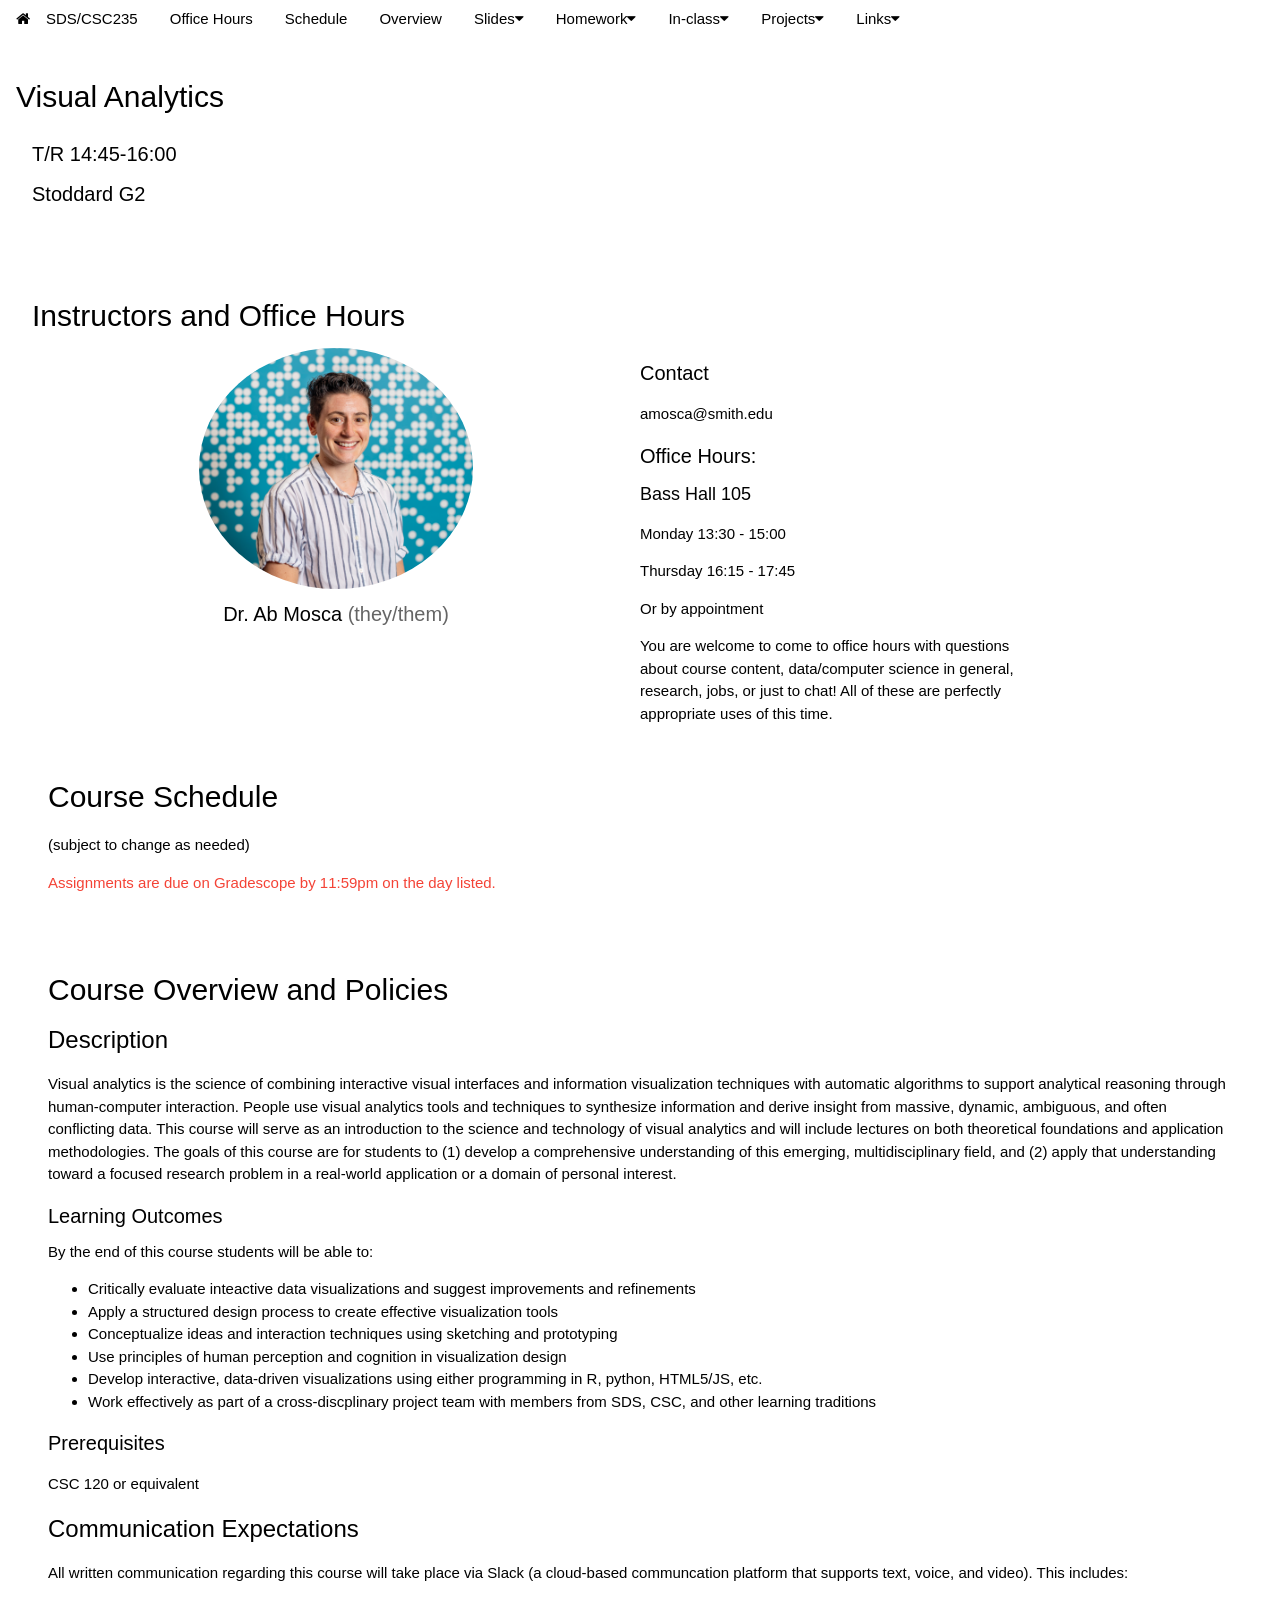
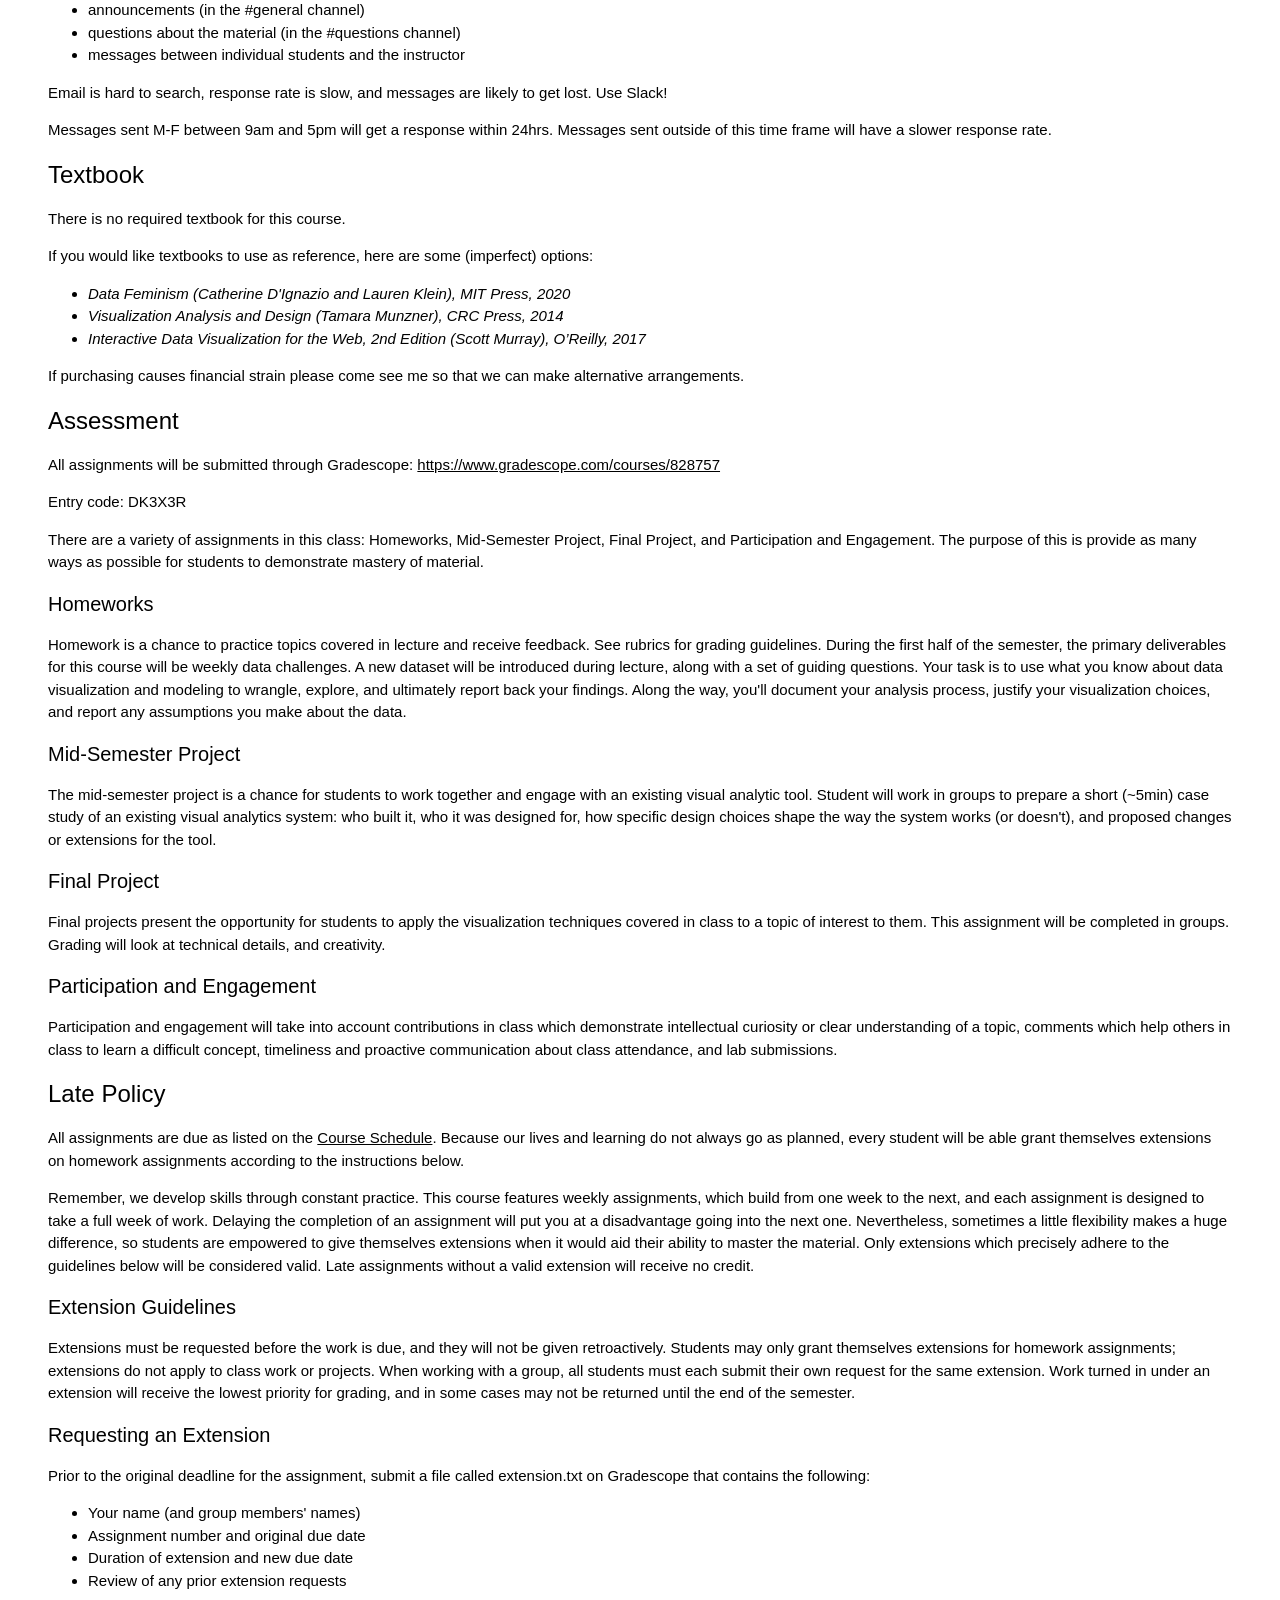
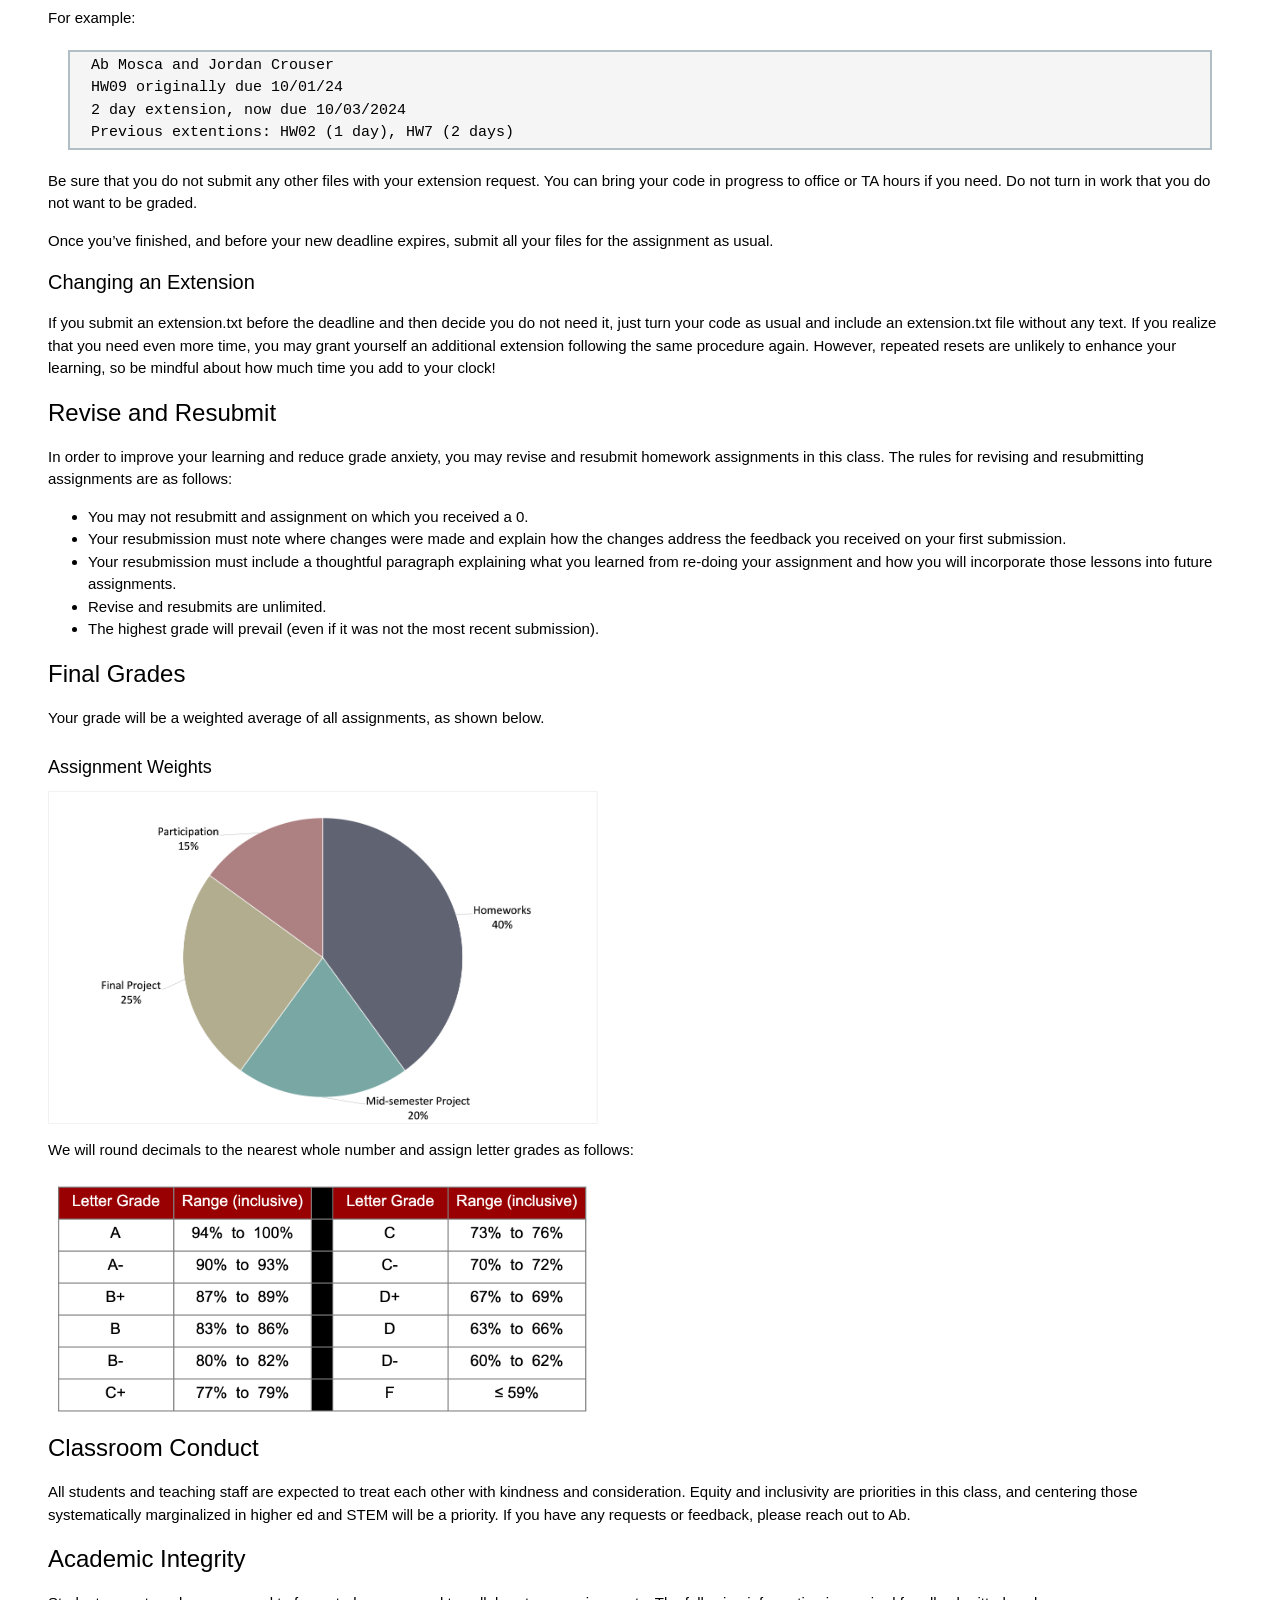
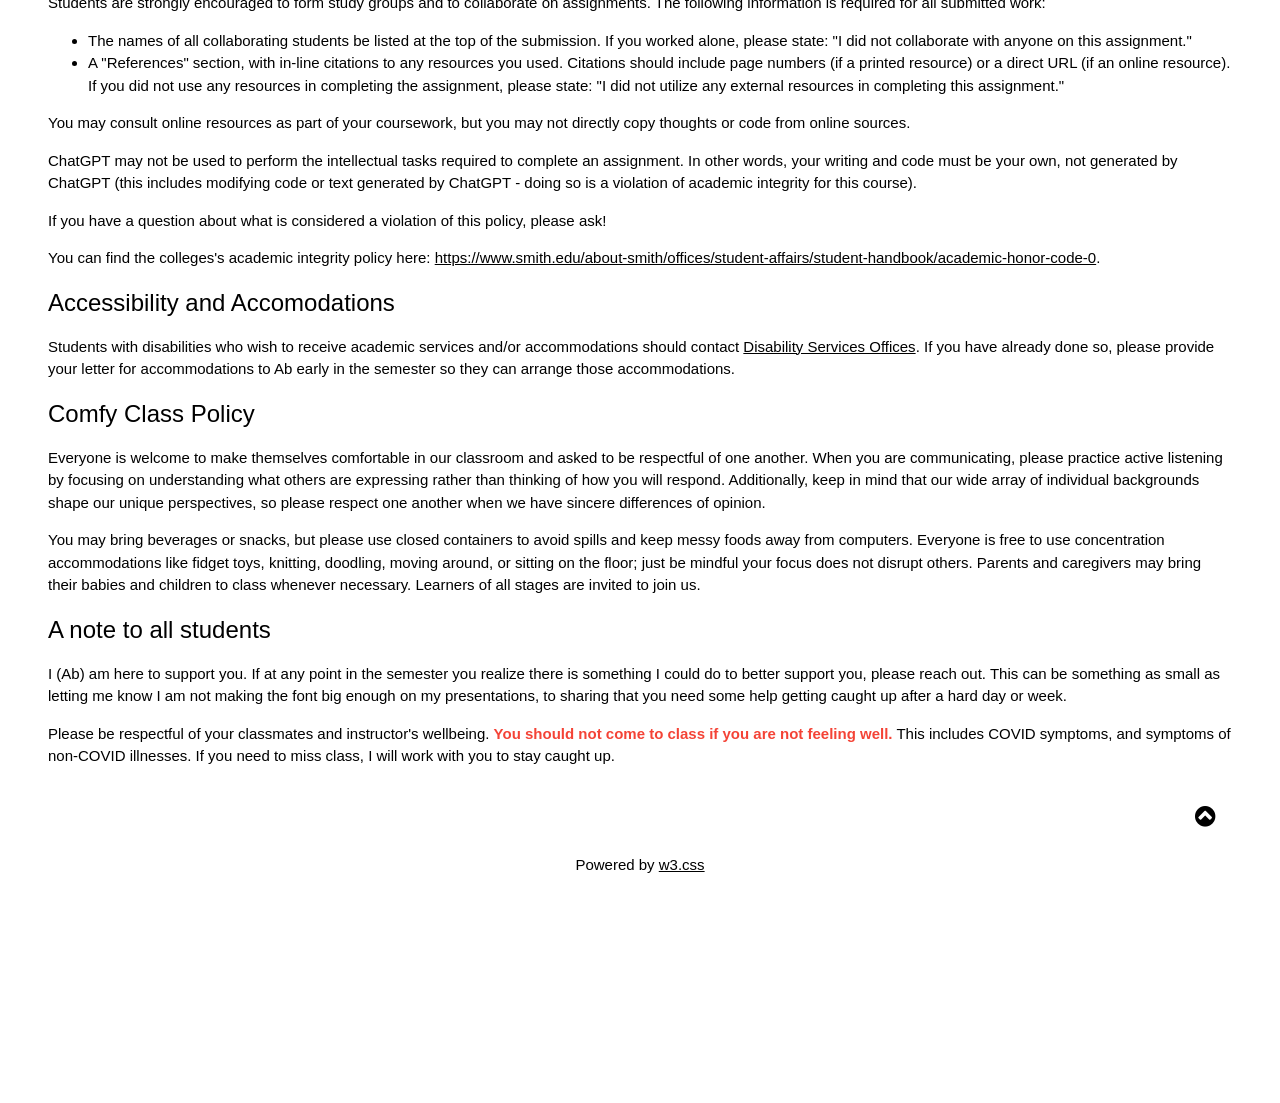
<file: index.html>
<!DOCTYPE html>
<html>
<head>
<title>SDS/CSC235</title>
<meta charset="UTF-8">
<meta name="viewport" content="width=device-width, initial-scale=1">
<link rel="stylesheet" href="https://www.w3schools.com/w3css/4/w3.css">
<link rel="stylesheet" href="https://www.w3schools.com/lib/w3-theme-black.css">
<link rel="stylesheet" href="https://cdnjs.cloudflare.com/ajax/libs/font-awesome/4.7.0/css/font-awesome.min.css">
<link rel="stylesheet" href="mystyle.css">
<link rel="stylesheet" href="https://www.w3schools.com/lib/w3-colors-metro.css">
</head>

<body id="myPage">

<!-- Navbar -->
<div class="w3-top">
 <div class="w3-bar w3-theme-d2 w3-left-align">
  <a class="w3-bar-item w3-button w3-hide-medium w3-hide-large w3-right w3-hover-white w3-theme-d2" href="javascript:void(0);" onclick="openNav()"><i class="fa fa-bars"></i></a>
  <a href="#" class="w3-bar-item w3-button w3-metro-dark-blue"><i class="fa fa-home w3-margin-right"></i>SDS/CSC235</a>
  <a href="#office-hours" class="w3-bar-item w3-button w3-hide-small w3-hover-white">Office Hours</a>
  <a href="#schedule" class="w3-bar-item w3-button w3-hide-small w3-hover-white">Schedule</a>
  <a href="#overview" class="w3-bar-item w3-button w3-hide-small w3-hover-white">Overview</a>
  <div class="w3-dropdown-hover w3-hide-small">
    <button class="w3-button" title="Notifications">Slides<i class="fa fa-caret-down"></i></button>     
    <div class="w3-dropdown-content w3-card-4 w3-bar-block">
      <a href="slides/01-intro.pdf" target="_blank" class="w3-bar-item w3-button">01-intro</a>
      <a href="slides/02-mental-models-perception.pdf" target="_blank" class="w3-bar-item w3-button">02-mental-models-perception</a>
      <a href="slides/03-visualization-101.pdf" target="_blank" class="w3-bar-item w3-button">03-visualization-101</a>
      <a href="slides/04-interaction.pdf" target="_blank" class="w3-bar-item w3-button">04-interaction</a>
      <a href="slides/05-coordinated-multiple-views.pdf" target="_blank" class="w3-bar-item w3-button">05-coordinated-multiple-views</a>
      <a href="slides/06-time-varying-data.pdf" target="_blank" class="w3-bar-item w3-button">06-time-varying-data</a>
      <a href="slides/07-geospatial-data.pdf" target="_blank" class="w3-bar-item w3-button">07-geospatial-data</a>
      <a href="slides/08-networks.pdf" target="_blank" class="w3-bar-item w3-button">08-networks</a>
      <a href="slides/09-color.pdf" target="_blank" class="w3-bar-item w3-button">09-color</a>
      <a href="slides/10-uncertainty.pdf" target="_blank" class="w3-bar-item w3-button">10-uncertainty-color</a>
      <a href="slides/11-prototyping.pdf" target="_blank" class="w3-bar-item w3-button">11-prototyping</a>
      <a href="slides/12-evaluation.pdf" target="_blank" class="w3-bar-item w3-button">12-evaluation</a>
      <a href="slides/13-big-data.pdf" target="_blank" class="w3-bar-item w3-button">13-big-data</a>
      <a href="slides/14-VA-meets-AI.pdf" target="_blank" class="w3-bar-item w3-button">14-VA-meets-AI</a>
    </div>
  </div>
  <div class="w3-dropdown-hover w3-hide-small">
    <button class="w3-button" title="Notifications">Homework<i class="fa fa-caret-down"></i></button>     
    <div class="w3-dropdown-content w3-card-4 w3-bar-block">
      <a href="hw/hw01.pdf" target="_blank" class="w3-bar-item w3-button">hw01</a>
      <a href="hw/hw01-data.zip" target="_blank" class="w3-bar-item w3-button">hw01-data</a>
      <a href="hw/hw02.pdf" target="_blank" class="w3-bar-item w3-button">hw02</a>
      <a href="https://moodle.smith.edu/mod/folder/view.php?id=1231933" target="_blank" class="w3-bar-item w3-button">hw02-data</a>
      <a href="hw/hw03.pdf" target="_blank" class="w3-bar-item w3-button">hw03</a>
      <a href="https://moodle.smith.edu/mod/folder/view.php?id=1233703" target="_blank" class="w3-bar-item w3-button">hw03-data</a>
      <a href="hw/hw04.pdf" target="_blank" class="w3-bar-item w3-button">hw04</a>
      <a href="https://drive.google.com/drive/folders/1Nfr5ubrAHZIkPa8RmZKOs2tY5F_yND7W?usp=sharing" target="_blank" class="w3-bar-item w3-button">hw04-data</a>
      <a href="hw/hw05.pdf" target="_blank" class="w3-bar-item w3-button">hw05</a>
      <a href="https://moodle.smith.edu/mod/folder/view.php?id=1239280" target="_blank" class="w3-bar-item w3-button">hw05-data</a>
    </div>
  </div>
    <div class="w3-dropdown-hover w3-hide-small">
    <button class="w3-button" title="Notifications">In-class<i class="fa fa-caret-down"></i></button>     
    <div class="w3-dropdown-content w3-card-4 w3-bar-block">
      <a href="in-class/Data Wrangling with Python.zip" target="_blank" class="w3-bar-item w3-button">Python data wrangling</a>
      <a href="in-class/nyc_trees.csv" target="_blank" class="w3-bar-item w3-button">nyc-trees.csv</a>
      <a href="in-class/plotly-R-demo.Rmd" target="_blank" class="w3-bar-item w3-button">plotly-R-demo.Rmd</a>
      <a href="in-class/plotly-py-demo.ipynb" target="_blank" class="w3-bar-item w3-button">plotly-py-demo.ipynb</a>
      <a href="in-class/txhousing.csv" target="_blank" class="w3-bar-item w3-button">txhousing.csv</a>
      <a href="in-class/plotly-R-CMV.Rmd" target="_blank" class="w3-bar-item w3-button">plotly-R-CMV.Rmd</a>
      <a href="in-class/plotly-py-CMV.ipynb" target="_blank" class="w3-bar-item w3-button">plotly-py-CMV.ipynb</a>
      <a href="in-class/cmv.ipynb" target="_blank" class="w3-bar-item w3-button">cmv.ipynb</a>
      <a href="in-class/palmerpenguins.csv" target="_blank" class="w3-bar-item w3-button">palmerpenguins.csv</a>
      <a href="in-class/Met_HARV_Daily_2009_2011.csv" target="_blank" class="w3-bar-item w3-button">Met_HARV_Daily_2009_2011.csv</a>
      <a href="in-class/JohnsonJohnson.csv" target="_blank" class="w3-bar-item w3-button">JohnsonJohnson.csv</a>
      <a href="in-class/flu.csv" target="_blank" class="w3-bar-item w3-button">flu.csv</a>
      <a href="in-class/flights.csv" target="_blank" class="w3-bar-item w3-button">flights.csv</a>
      <a href="in-class/lex.csv" target="_blank" class="w3-bar-item w3-button">lex.csv</a>
      <a href="in-class/time-series-R.Rmd" target="_blank" class="w3-bar-item w3-button">time-series-R.Rmd</a>
      <a href="in-class/time-series-R.html" target="_blank" class="w3-bar-item w3-button">time-series-R.html</a>
      <a href="in-class/time-series-py.ipynb" target="_blank" class="w3-bar-item w3-button">time-series-py.ipynb</a>
      <a href="in-class/StormEvents_details-ftp_v1.0_d2023_c20240917.csv.zip" target="_blank" class="w3-bar-item w3-button">StormEvents_details-ftp_v1.0_d2023_c20240917.csv.zip</a>
      <a href="in-class/StormEvents_locations-ftp_v1.0_d2023_c20240917.csv.gz" target="_blank" class="w3-bar-item w3-button">StormEvents_locations-ftp_v1.0_d2023_c20240917.csv.gz</a>
      <a href="in-class/cb_2018_us_state_500k.zip" target="_blank" class="w3-bar-item w3-button">cb_2018_us_state_500k.zip</a>
      <a href="in-class/geospatial-demo-R.Rmd" target="_blank" class="w3-bar-item w3-button">geospatial-demo-R.Rmd</a>
      <a href="in-class/geospatial-demo-R.html" target="_blank" class="w3-bar-item w3-button">geospatial-demo-R.html</a>
      <a href="in-class/geospatial-demo-py.ipynb" target="_blank" class="w3-bar-item w3-button">geospatial-demo-py.ipynb</a>
      <a href="in-class/uncertainty-demo-R.Rmd" target="_blank" class="w3-bar-item w3-button">uncertainty-demo-R.Rmd</a>
      <a href="in-class/uncertainty-demo-R.html" target="_blank" class="w3-bar-item w3-button">uncertainty-demo-R.html</a>
      <a href="in-class/uncertainty-demo-py.ipynb" target="_blank" class="w3-bar-item w3-button">uncertainty-demo-py.ipynb</a>
    </div>
  </div>
  <div class="w3-dropdown-hover w3-hide-small">
    <button class="w3-button" title="Notifications">Projects<i class="fa fa-caret-down"></i></button>     
    <div class="w3-dropdown-content w3-card-4 w3-bar-block">
       <a href="proj/mid-semester-proj.pdf" target="_blank" class="w3-bar-item w3-button">Mid-semester Project (mp)</a>
       <a href="proj/VitW-template.pptx" target="_blank" class="w3-bar-item w3-button">Mid-semester Project Template</a>
       <a href="proj/final-proj.pdf" target="_blank" class="w3-bar-item w3-button">Final Project (fp)</a>
    </div>
  </div>
  <div class="w3-dropdown-hover w3-hide-small">
    <button class="w3-button" title="Notifications">Links<i class="fa fa-caret-down"></i></button>     
    <div class="w3-dropdown-content w3-card-4 w3-bar-block">
      <a href="https://moodle.smith.edu/" target="_blank" class="w3-bar-item w3-button">Moodle</a>
      <a href="https://www.gradescope.com/courses/828757" target="_blank" class="w3-bar-item w3-button">Gradescope</a>
      <a href="https://csc-sds-235-01-202501.slack.com/" target="_blank" class="w3-bar-item w3-button">Slack</a>
    </div>
  </div>
 </div>
</div>

<!-- Class info Container -->
<div class="w3-container w3-padding-64 w3-center" id="office-hours">
<h2 class="w3-left-align">Visual Analytics</h2>

<div class="w3-row">

  <div class="w3-third w3-margin-left">
    <h4 class="w3-left-align">T/R 14:45-16:00</h4>
    <h4 class="w3-left-align">Stoddard G2</h4>
  </div>
  <div class="w3-half">
  </div>
</div>

<!-- Office Hours Container -->
<div class="w3-container w3-padding-64 w3-center" id="office-hours">
<h2 class="w3-left-align">Instructors and Office Hours</h2>

<div class="w3-row">

<div class="w3-half">
  <img src="img/ab.png" alt="Boss" style="width:45%" class="w3-circle">
  <h4>Dr. Ab Mosca <span class="w3-opacity">(they/them)</span></h4>
</div>

<div class="w3-third w3-left-align">
  <h4>Contact</h4>
  <p>amosca@smith.edu</p>
  <h4>Office Hours:</h4>
  <h5>Bass Hall 105</h5>
  <p>Monday 13:30 - 15:00</p>
  <p>Thursday 16:15 - 17:45</p>
  <p>Or by appointment</p>
  <p>You are welcome to come to office hours with questions about course content, data/computer science in general, research, jobs, or just to chat! All of these are perfectly appropriate uses of this time.</p>
</div>

</div>


<!-- Schedule Container-->
<div class="w3-container w3-padding-24 w3-center" id="schedule">
<h2 class="w3-left-align">Course Schedule</h2>
<p class="w3-left-align">(subject to change as needed)</p>
<p class="w3-left-align w3-text-red">Assignments are due on Gradescope by 11:59pm on the day listed.</p>

<div class="w3-content" style="width:90%">

</div>
</div>

<!-- Overview Container -->
<div class="w3-container w3-padding-24 w3-left-align" id="overview">
<h2>Course Overview and Policies</h2>

<h3>Description</h3>

<p>Visual analytics is the science of combining interactive visual interfaces and information visualization techniques with automatic algorithms to support analytical reasoning through human-computer interaction. People use visual analytics tools and techniques to synthesize information and derive insight from massive, dynamic, ambiguous, and often conflicting data. This course will serve as an introduction to the science and technology of visual analytics and will include lectures on both theoretical foundations and application methodologies. The goals of this course are for students to (1) develop a comprehensive understanding of this emerging, multidisciplinary field, and (2) apply that understanding toward a focused research problem in a real-world application or a domain of personal interest.</p> 

<h4>Learning Outcomes</h4>
By the end of this course students will be able to:

<ul> 
  <li>Critically evaluate inteactive data visualizations and suggest improvements and refinements</li>
  <li>Apply a structured design process to create effective visualization tools</li>
  <li>Conceptualize ideas and interaction techniques using sketching and prototyping</li>
  <li>Use principles of human perception and cognition in visualization design</li>
  <li>Develop interactive, data-driven visualizations using either programming in R, python, HTML5/JS, etc.</li>
  <li>Work effectively as part of a cross-discplinary project team with members from SDS, CSC, and other learning traditions</li>
</ul>

<h4>Prerequisites</h4>

<p>CSC 120 or equivalent</p>

<h3>Communication Expectations</h3>

<p>All written communication regarding this course will take place via Slack (a cloud-based communcation platform that supports text, voice, and video). This includes:</p>

<ul>
  <li>announcements (in the #general channel)</li>
  <li>questions about the material (in the #questions channel)</li>
  <li>messages between individual students and the instructor</li>
</ul>

<p>Email is hard to search, response rate is slow, and messages are likely to get lost. Use Slack!</p>

<p>Messages sent M-F between 9am and 5pm will get a response within 24hrs. Messages sent outside of this time frame will have a slower response rate.</p>

<h3>Textbook</h3>

<p>There is no required textbook for this course.</p>

<p>If you would like textbooks to use as reference, here are some (imperfect) options:</p>
<ul>
   <li><em>Data Feminism (Catherine D'Ignazio and Lauren Klein), MIT Press, 2020</em></li>
   <li><em>Visualization Analysis and Design (Tamara Munzner), CRC Press, 2014</em></li>
   <li><em>Interactive Data Visualization for the Web, 2nd Edition (Scott Murray), O’Reilly, 2017</em></li>
</ul>

<p>If purchasing causes financial strain please come see me so that we can make alternative arrangements.</p>

<h3>Assessment</h3>

<p>All assignments will be submitted through Gradescope: <a href="https://www.gradescope.com/courses/828757" target="_blank">https://www.gradescope.com/courses/828757</a></p>
<p>Entry code: DK3X3R</p>

<p>There are a variety of assignments in this class: Homeworks, Mid-Semester Project, Final Project, and Participation and Engagement. The purpose of this is provide as many ways as possible for students to demonstrate mastery of material.</p>

<h4>Homeworks</h4>  

<p>Homework is a chance to practice topics covered in lecture and receive feedback. See rubrics for grading guidelines. During the first half of the semester, the primary deliverables for this course will be weekly data challenges. A new dataset will be introduced during lecture, along with a set of guiding questions. Your task is to use what you know about data visualization and modeling to wrangle, explore, and ultimately report back your findings. Along the way, you'll document your analysis process, justify your visualization choices, and report any assumptions you make about the data.</p>

<h4>Mid-Semester Project</h4>  

<p>The mid-semester project is a chance for students to work together and engage with an existing visual analytic tool. Student will work in groups to prepare a short (~5min) case study of an existing visual analytics system: who built it, who it was designed for, how specific design choices shape the way the system works (or doesn't), and proposed changes or extensions for the tool.</p>  

<h4>Final Project</h4>

<p>Final projects present the opportunity for students to apply the visualization techniques covered in class to a topic of interest to them. This assignment will be completed in groups. Grading will look at technical details, and creativity.</p>

<h4>Participation and Engagement</h4>

<p>Participation and engagement will take into account contributions in class which demonstrate intellectual curiosity or clear understanding of a topic, comments which help others in class to learn a difficult concept, timeliness and proactive communication about class attendance, and lab submissions.</p>

<h3>Late Policy</h3>
<p>All assignments are due as listed on the <a href="#schedule">Course Schedule</a>. Because our lives and learning do not always go as planned, every student will be able grant themselves extensions on homework assignments according to the instructions below.</p>

<p>Remember, we develop skills through constant practice. This course features weekly assignments, which build from one week to the next, and each assignment is designed to take a full week of work. Delaying the completion of an assignment will put you at a disadvantage going into the next one. Nevertheless, sometimes a little flexibility makes a huge difference, so students are empowered to give themselves extensions when it would aid their ability to master the material. Only extensions which precisely adhere to the guidelines below will be considered valid. Late assignments without a valid extension will receive no credit.</p>

<h4>Extension Guidelines</h4>
<p>Extensions must be requested before the work is due, and they will not be given retroactively. Students may only grant themselves extensions for homework assignments; extensions do not apply to class work or projects. When working with a group, all students must each submit their own request for the same extension. Work turned in under an extension will receive the lowest priority for grading, and in some cases may not be returned until the end of the semester.</p>

<h4>Requesting an Extension</h4>
<p>Prior to the original deadline for the assignment, submit a file called extension.txt on Gradescope that contains the following:</p>

<ul>
  <li>Your name (and group members' names)</li>
  <li>Assignment number and original due date</li>
  <li>Duration of extension and new due date</li>
  <li>Review of any prior extension requests</li>
</ul>

<p>For example:</p>
<pre class="code">
  Ab Mosca and Jordan Crouser
  HW09 originally due 10/01/24
  2 day extension, now due 10/03/2024
  Previous extentions: HW02 (1 day), HW7 (2 days)
</pre>

<p>Be sure that you do not submit any other files with your extension request. You can bring your code in progress to office or TA hours if you need. Do not turn in work that you do not want to be graded.</p>

<p>Once you’ve finished, and before your new deadline expires, submit all your files for the assignment as usual.</p>

<h4>Changing an Extension</h4>
<p>If you submit an extension.txt before the deadline and then decide you do not need it, just turn your code as usual and include an extension.txt file without any text. If you realize that you need even more time, you may grant yourself an additional extension following the same procedure again. However, repeated resets are unlikely to enhance your learning, so be mindful about how much time you add to your clock!</p>


<h3>Revise and Resubmit</h3>
<p>In order to improve your learning and reduce grade anxiety, you may revise and resubmit homework assignments in this class. The rules for revising and resubmitting assignments are as follows:</p>

<ul>
  <li>You may not resubmitt and assignment on which you received a 0.</li>
  <li>Your resubmission must note where changes were made and explain how the changes address the feedback you received on your first submission.</li>
  <li>Your resubmission must include a thoughtful paragraph explaining what you learned from re-doing your assignment and how you will incorporate those lessons into future assignments.</li>
  <li>Revise and resubmits are unlimited.</li>
  <li>The highest grade will prevail (even if it was not the most recent submission).</li>
</ul>

<h3>Final Grades</h3>
<p>Your grade will be a weighted average of all assignments, as shown below.</p> 

<div class="w3-row">
  <div class="w3-third">
    <h5>Assignment Weights</h5>
    <img src="assets/grades.png" style="max-width: 550px;">
  </div>
</div>

<p>We will round decimals to the nearest whole number and assign letter grades as follows:</p>

<div class="w3-row">
  <div class="w3-half"><img src="assets/number_grades.png" style="width: 100%; max-width:550px;"></div>      
</div>


<h3>Classroom Conduct</h3>

<p>All students and teaching staff are expected to treat each other with kindness and consideration. Equity and inclusivity are priorities in this class, and centering those systematically marginalized in higher ed and STEM will be a priority. If you have any requests or feedback, please reach out to Ab.</p>

<h3>Academic Integrity</h3>

<p>Students are strongly encouraged to form study groups and to collaborate on assignments. The following information is required for all submitted work:</p>
  <ul>
    <li>The names of all collaborating students be listed at the top of the submission. If you worked alone, please state: "I did not collaborate with anyone on this assignment."</li>
    <li>A "References" section, with in-line citations to any resources you used. Citations should include page numbers (if a printed resource) or a direct URL (if an online resource). If you did not use any resources in completing the assignment, please state: "I did not utilize any external resources in completing this assignment."</li>
  </ul></p>

<p>You may consult online resources as part of your coursework, but you may not directly copy thoughts or code from online sources.</p>

<p>ChatGPT may not be used to perform the intellectual tasks required to complete an assignment. In other words, your writing and code must be your own, not generated by ChatGPT (this includes modifying code or text generated by ChatGPT - doing so is a violation of academic integrity for this course).</p>

<p>If you have a question about what is considered a violation of this policy, please ask!</p>
<p>You can find the colleges's academic integrity policy here: <a href="https://www.smith.edu/about-smith/offices/student-affairs/student-handbook/academic-honor-code-0" target="_blank">https://www.smith.edu/about-smith/offices/student-affairs/student-handbook/academic-honor-code-0</a>.</p> 

<h3>Accessibility and Accomodations</h3>
<p>Students with disabilities who wish to receive academic services and/or accommodations should contact <a href="https://www.smith.edu/your-campus/offices-services/accessibility-resource-center/request-accommodations" target="_blank">Disability Services Offices</a>. If you have already done so, please provide your letter for accommodations to Ab early in the semester so they can arrange those accommodations.</p>

<h3>Comfy Class Policy</h3>
<p>Everyone is welcome to make themselves comfortable in our classroom and asked to be respectful of one another. When you are communicating, please practice active listening by focusing on understanding what others are expressing rather than thinking of how you will respond. Additionally, keep in mind that our wide array of individual backgrounds shape our unique perspectives, so please respect one another when we have sincere differences of opinion.</p>

<p>You may bring beverages or snacks, but please use closed containers to avoid spills and keep messy foods away from computers. Everyone is free to use concentration accommodations like fidget toys, knitting, doodling, moving around, or sitting on the floor; just be mindful your focus does not disrupt others. Parents and caregivers may bring their babies and children to class whenever necessary. Learners of all stages are invited to join us.</p>


<h3>A note to all students</h3>
<p>I (Ab) am here to support you. If at any point in the semester you realize there is something I could do to better support you, please reach out. This can be something as small as letting me know I am not making the font big enough on my presentations, to sharing that you need some help getting caught up after a hard day or week.</p>
<p>Please be respectful of your classmates and instructor's wellbeing. <b class="w3-text-red">You should not come to class if you are not feeling well.</b> This includes COVID symptoms, and symptoms of non-COVID illnesses. If you need to miss class, I will work with you to stay caught up.</p> 

</div>


<!-- Footer -->
<footer class="w3-container w3-padding-32 w3-theme-d1 w3-center">
  <p>Powered by <a href="https://www.w3schools.com/w3css/default.asp" target="_blank">w3.css</a></p>

  <div style="position:relative;bottom:100px;z-index:1;" class="w3-tooltip w3-right">
    <span class="w3-text w3-padding w3-metro-dark-blue w3-hide-small">Go To Top</span>   
    <a class="w3-button w3-theme" href="#myPage"><span class="w3-xlarge">
    <i class="fa fa-chevron-circle-up"></i></span></a>
  </div>
</footer>


<script type="text/javascript" src="https://d3js.org/d3.v7.min.js"></script>
<script type="text/javascript" src="main.js"></script>

</body>
</html>
</file>
<file: mystyle.css>
.code {
    background-color: #f5f5f5;
    border: 2px solid #b0bec5;
    padding: 3px;
    margin: 20px;
}

.w3-dropdown-content {
    overflow: auto;
    max-height: 500px;
}

.zybook-code {
    background-color: #f5f5f5;
    border: 2px solid #b0bec5;
    color: #f57c00;
    font-size: 20px;
    font-weight: 700;
    padding: 3px;
    margin: 20px;
}

.speaker {
    font-weight: bold; 
    color: red; 
}

.proj {
    font-weight: bold; 
    color: darkgreen; 
}

.italic {
    font-style: italic;
}

col.hide {
    visibility: collapse; 
/*    display: none;*/
}

.noClass {
    background: #FFFFE0;
}

.presy {
    background: #F0F8FF;
}

.inClass {
    font-weight: bold; 
    color: darkorange; 
}

.exam {
    font-weight: bold; 
    color: darkblue; 
}
</file>
